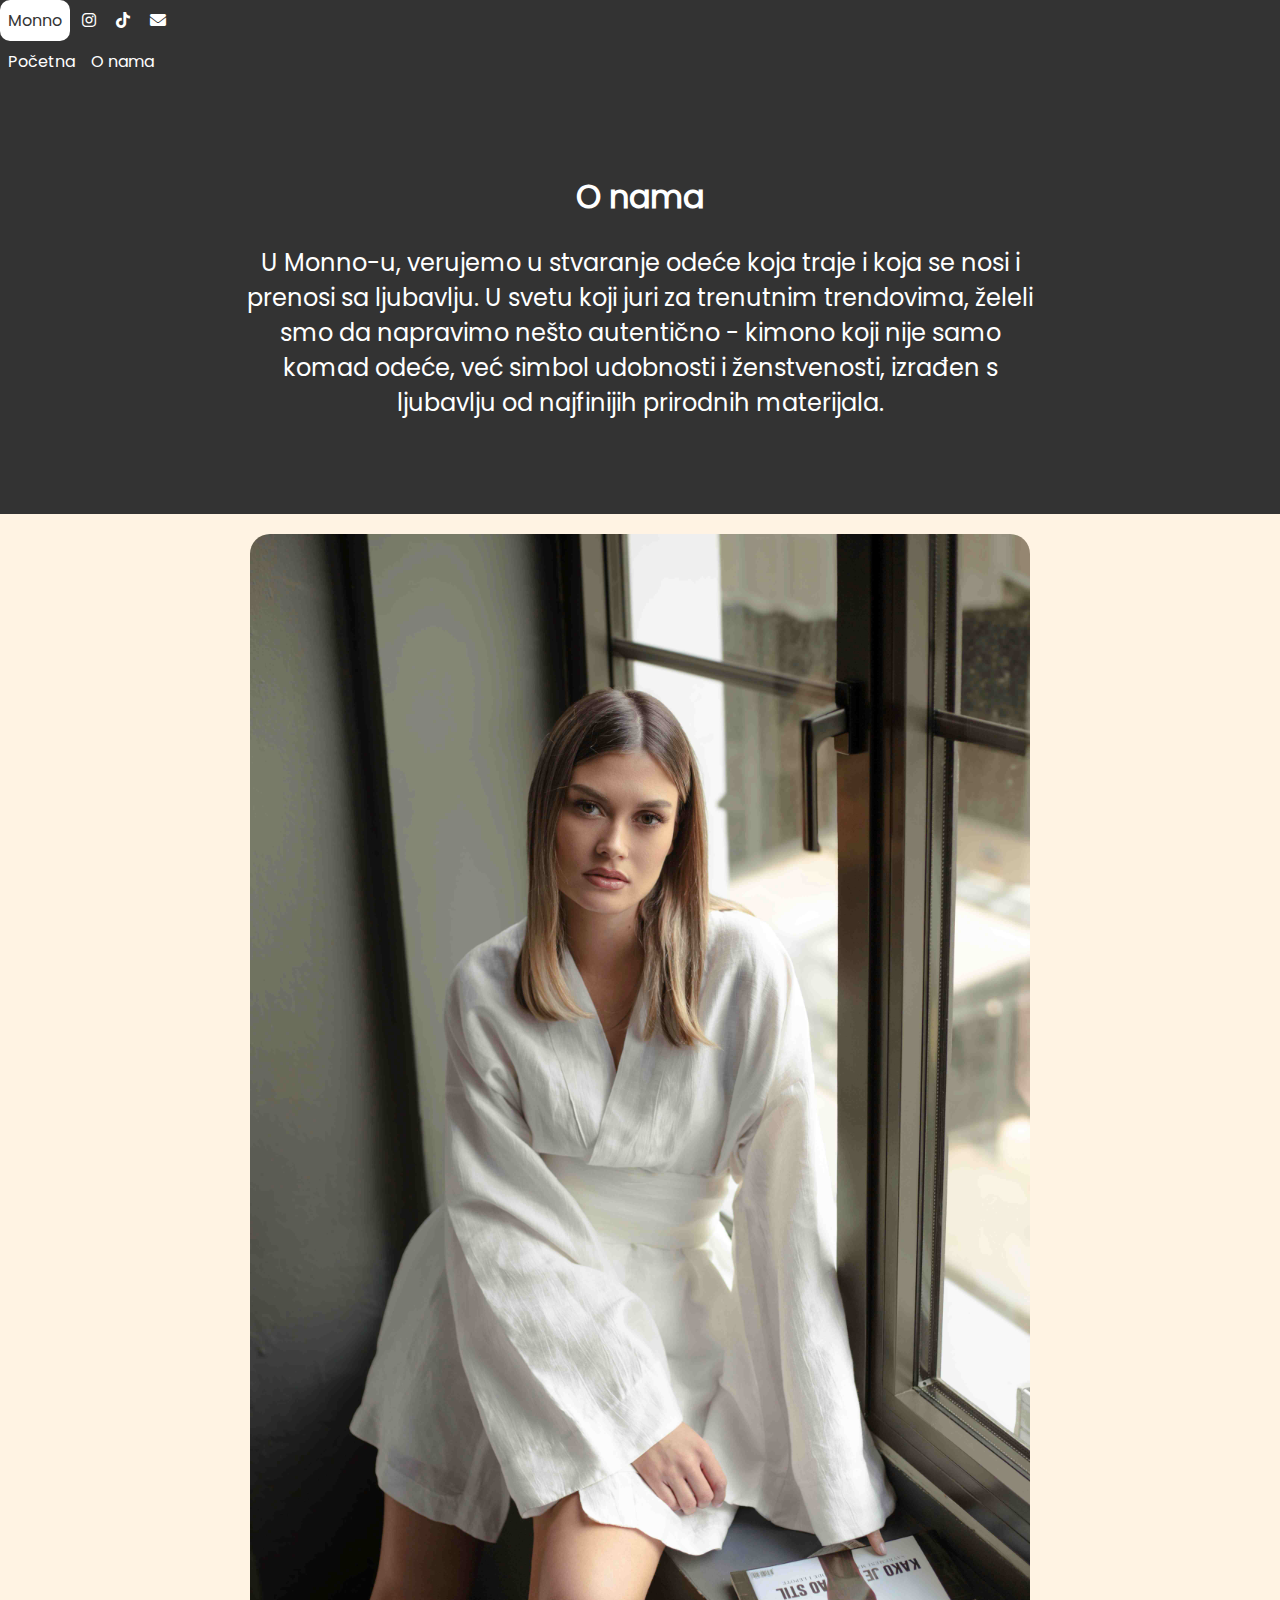
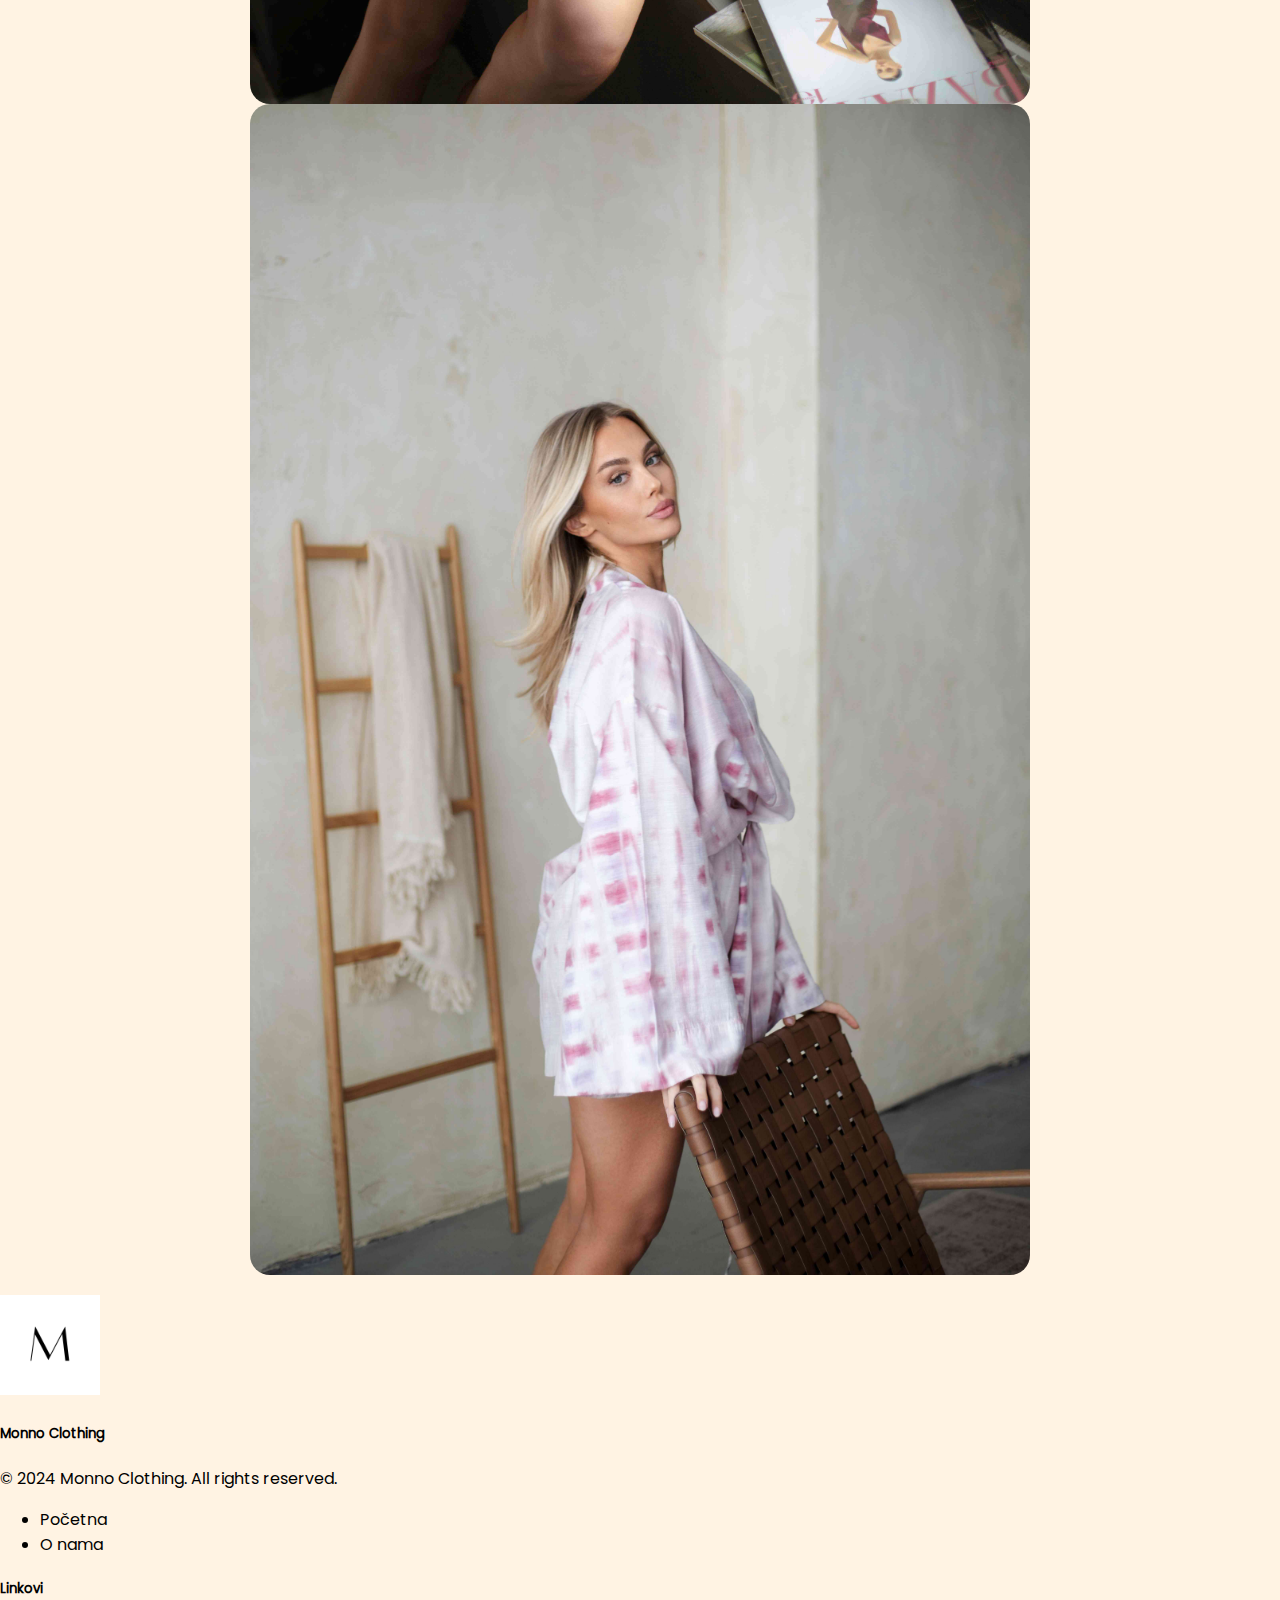
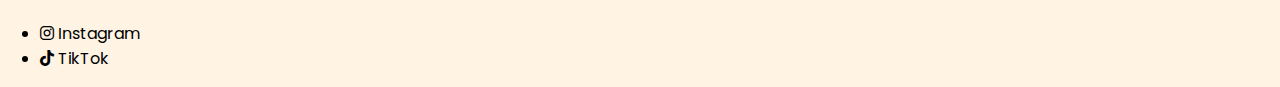
<file: about.html>
<!DOCTYPE html>
<html lang="en">
  <head>
    <meta charset="UTF-8" />
    <meta name="viewport" content="width=device-width, initial-scale=1.0" />
    <title>Monno Clothing</title>
    <link rel="icon" href="/assets/images/logo.png" type="image/x-icon" />

    <link
      href="https://cdn.jsdelivr.net/npm/bootstrap@5.0.2/dist/css/bootstrap.min.css"
      rel="stylesheet"
      integrity="sha384-EVSTQN3/azprG1Anm3QDgpJLIm9Nao0Yz1ztcQTwFspd3yD65VohhpuuCOmLASjC"
      crossorigin="anonymous"
    />

    <link
      href="https://cdnjs.cloudflare.com/ajax/libs/font-awesome/6.0.0-beta3/css/all.min.css"
      rel="stylesheet"
    />

    <link rel="stylesheet" href="/assets/css/index.css" />
    <link rel="stylesheet" href="/assets/css/about.css" />
    <link rel="stylesheet" href="/assets/css/header.css" />
    <link rel="stylesheet" href="/assets/fonts/fonts.css" />
  </head>
  <body>
    <div id="navbar-container"></div>

    <section class="top-section">
      <div class="container about">
        <h1>O nama</h1>
        <p>
          U Monno-u, verujemo u stvaranje odeće koja traje i koja se nosi i
          prenosi sa ljubavlju. U svetu koji juri za trenutnim trendovima,
          želeli smo da napravimo nešto autentično - kimono koji nije samo komad
          odeće, već simbol udobnosti i ženstvenosti, izrađen s ljubavlju od
          najfinijih prirodnih materijala.
        </p>
      </div>
    </section>

    <section class="bottom-section">
      <div class="container">
        <div class="row d-flex flex-wrap">
          <div class="col-12 col-lg-6 profile d-flex flex-column align-items-center mb-2">
            <img src="/assets/images/profile1.jpg" alt="Profil 1" />
          </div>
          <div class="col-12 col-lg-6 profile d-flex flex-column align-items-center">
            <img src="/assets/images/profile2.jpg" alt="Profil 2" />
          </div>
        </div>
      </div>
    </section>

    <div id="footer-container"></div>

    <script src="/assets/js/app.js"></script>
    <script
      src="https://cdn.jsdelivr.net/npm/bootstrap@5.0.2/dist/js/bootstrap.bundle.min.js"
      integrity="sha384-MrcW6ZMFYlzcLA8Nl+NtUVF0sA7MsXsP1UyJoMp4YLEuNSfAP+JcXn/tWtIaxVXM"
      crossorigin="anonymous"
    ></script>
  </body>
</html>
</file>
<file: assets/css/index.css>
body {
  background-color: rgb(255, 243, 227);
  font-family: "Poppins-Regular";
  margin: 0;
  padding: 0;
  overflow-x: hidden;
}

a {
  text-decoration: none !important;
  color: unset;
}

.carousel {
  width: 100%;
  height: 100vh;
}

.carousel-item img {
  object-fit: cover;
  width: 100%;
  height: 100vh;
}

.carousel-caption {
  width: 100%;
  position: absolute;
  top: 80%;
  left: 50%;
  transform: translate(-50%, -50%) rotateY(90deg);
  color: rgb(255, 255, 255);
  opacity: 0;
  transition: opacity 1.5s ease, transform 2.5s ease;
  text-align: center;
}

.carousel-caption span {
  font-size: 5rem;
  font-family: "Poppins-Thin-Italic";
}

.carousel-item.active .carousel-caption {
  opacity: 1;
  transform: translate(-50%, -50%) rotateY(0);
}

/* 4 slike manje */
.image-container {
  position: relative;
  width: 100%;
  margin-bottom: 15px; /* Razmak između slika */
}

.image-container img {
  display: block;
  width: 100%;
  height: auto;
  border-radius: 15px;
}

.hover-image {
  position: absolute;
  top: 0;
  left: 0;
  width: 100%;
  height: 100%;
  opacity: 0;
  transition: opacity 0.2s ease-in-out;
}

.image-container:hover .hover-image {
  opacity: 1;
}

.image-label {
  position: absolute;
  bottom: 0;
  left: 0;
  width: 100%;
  background: rgba(0, 0, 0, 0.5); /* Poluprozirna pozadina */
  color: white;
  text-align: center;
  padding: 5px 0;
  font-size: 1rem;
}

.font-weight-bold {
  font-weight: bold;
}

.mt-1 {
  margin-top: 1rem;
}

/* 4 slike veće */
.image-gallery {
  display: flex;
  overflow-x: auto; /* Omogućava horizontalni skrol */
  height: 70vh; /* Visina slika */
  scrollbar-width: thin; /* Firefox - tanji scrollbar */
  scrollbar-color: rgb(223, 189, 144) transparent; /* Firefox - boje scrollbara */
}

/* Stilovi za WebKit preglednike (Chrome, Safari, Opera) */
.image-gallery::-webkit-scrollbar {
  width: 4px; /* Tanji scrollbar za Chrome, Safari, Opera */
  height: 4px; /* Tanji horizontalni scrollbar */
}

.image-gallery::-webkit-scrollbar-thumb {
  background-color: rgb(223, 189, 144) !important; /* Boja scrollbara */
  border-radius: 10px; /* Zaobljeni scrollbar */
}

.image-gallery::-webkit-scrollbar-track {
  background: transparent; /* Pozadina trake scrollbara */
}

/* Specifično za WebKit preglednike - uvek prikazuje scrollbar */
.image-gallery {
  -webkit-overflow-scrolling: auto;
}

.image-row {
  display: flex;
  flex-wrap: nowrap;
  width: 100% !important;
}

.image-col {
  flex: 0 0 25%; /* Svaka slika zauzima 25% širine kontejnera */
}

.responsive-image {
  width: 100%;
  height: 100%;
  object-fit: cover; /* Prilagodite sliku unutar kontejnera */
  display: block;
}

/* Full width slika */
.full-width-image {
  overflow: hidden;
  max-width: 100%;
  height: 80vh;
  object-fit: cover;
}

.footer-img img {
  width: 100px;
  height: 100px;
}

@media only screen and (max-width: 1200px) {
  .carousel-caption {
    top: 80%;
  }

  .carousel-item img {
    height: 90vh;
  }

  .full-width-image {
    height: 80vh;
  }

  .col-lg-3 {
    flex: 0 0 50%;
    max-width: 50%;
  }

  .image-col {
    flex: 0 0 50%; /* Svaka slika zauzima 50% širine kontejnera na manjim ekranima */
  }
}

@media only screen and (max-width: 992px) {
  .carousel-caption {
    top: 80%;
    font-size: 1.25rem;
  }

  .carousel-item img {
    height: 80vh;
  }

  .full-width-image {
    height: 40vh;
  }

  .col-md-6 {
    flex: 0 0 100%;
    max-width: 100%;
    margin-bottom: 30px;
  }
}

@media only screen and (max-width: 768px) {
  .carousel-caption {
    top: 85%;
  }

  .carousel-item img {
    height: 70vh;
  }

  .carousel-caption span {
    font-size: 3rem;
  }

  .full-width-image {
    object-fit: contain; /* Maintain cover for better height */
  }

  footer .row {
    flex-direction: column;
    align-items: center;
  }

  footer .row .col-4 {
    width: 100%;
    align-items: center;
  }

  footer .navbar-nav:last-child{
    margin-top: 20px;
  }
}

@media only screen and (max-width: 576px) {
  .carousel-item img {
    height: 60vh;
    object-fit: cover; /* Maintain cover for better height */
  }

  .carousel-caption span {
    font-size: 2rem;
  }

  .image-col {
    flex: 0 0 100%; /* Svaka slika zauzima 100% širine kontejnera na najmanjim ekranima */
  }
}

@media only screen and (max-width: 400px) {
  .carousel-item img {
    height: 50vh;
    object-fit: cover; /* Maintain cover for better height */
  }
}

@media only screen and (max-width: 1000px) {
  .carousel {
    height: 80vh; /* Visina 80vh kada je širina prozora manja ili jednaka 1000px */
  }

  .carousel-item img {
    height: 80vh;
  }

  .four-images .container .row {
    flex-direction: column;
    align-items: center;
  }
}

::-webkit-scrollbar {
  width: 8px;
}

::-webkit-scrollbar-thumb {
  border-radius: 10px;
}

::-webkit-scrollbar-thumb {
  background-color: rgb(223, 189, 144);
}
</file>
<file: assets/css/about.css>
.top-section .container,
.bottom-section .container {
  max-width: 800px;
  margin: 0 auto;
  padding: 20px;
}

.top-section {
  background-color: #333;
  color: #fff;
  padding: 50px 0;
  text-align: center;
}

.bottom-section {
  overflow-x: auto; /* Allows horizontal scrolling */
}

.profile {
  flex: 0 0 auto; /* Prevents profiles from auto stretching */
  max-width: 100%; /* Sets the maximum width of the profile */
  padding: 0 10px; /* Adds some space between profiles */
}

.profile img {
  display: block;
  width: 100%;
  height: auto;
  border-radius: 20px;
}

.about p {
  font-size: 1.5rem;
  font-family: "Poppins-Regular";
}

@media (max-width: 500px) {
  .about p {
    font-size: 1rem;
    font-family: "Poppins-Regular";
  }

  .bottom-section .row {
    flex-wrap: wrap; /* Allows items to wrap to the next line */
    justify-content: center; 
  }

  .bottom-section .profile {
    flex: 0 0 100%; /* Sets the width of the profile to 100% */
    max-width: 100%; /* Sets the maximum width of the profile */
    padding: 10px 0; /* Adds vertical padding for separation */
    margin-bottom: 10px;/* Centers the items */
  }
}
</file>
<file: assets/css/header.css>
.logo {
  height: 50px;
  width: 50px;
  margin-left: 20px;
  margin-right: 20px;
}

.navbar {
  background: #333;
  color: white;
  width: 100% !important;
  justify-content: space-between;
}

.navbar ul {
  display: flex;
  margin: unset;
  padding: unset;
  list-style: none;
  margin-right: 15px;
}

.navbar a {
  padding: 0.5rem;
  color: inherit;
  text-decoration: none;
  display: inline-block;
}

.navbar a:hover {
  background: white;
  color: #333;
  border-radius: 10px;
}

.navbar .hamburger {
  position: absolute;
  top: 0;
  right: 0;
  display: none;
}

.navbar .hamburger .icon-close {
  display: none;
}

@media screen and (max-width: 650px) {
  .navbar {
    justify-content: start;
  }
  
  .navbar.open ul {
    display: block;
  }

  .navbar.open a {
    display: block;
  }

  .navbar ul {
    display: none;
  }

  .navbar .hamburger {
    display: block;
    margin-top: 15px;
    margin-right: 15px;
    background: inherit;
    border: none;
    color: white;
  }

  .navbar.open .hamburger .icon-open {
    display: none;
  }

  .navbar.open .hamburger .icon-close {
    display: block;
  }
}
</file>
<file: assets/fonts/fonts.css>
@font-face {
  font-family: "Poppins-Regular";
  src: url("../fonts/Poppins-FONT/Poppins-Regular.ttf") format("truetype");
}

@font-face {
  font-family: "Poppins-Medium";
  src: url("../fonts/Poppins-FONT/Poppins-Medium.ttf") format("truetype");
}

@font-face {
  font-family: "Poppins-SemiBold";
  src: url("../fonts/Poppins-FONT/Poppins-SemiBold.ttf") format("truetype");
}

@font-face {
  font-family: "Poppins-Thin-Italic";
  src: url("../fonts/Poppins-FONT/Poppins-Thin.ttf") format("truetype");
}
</file>
